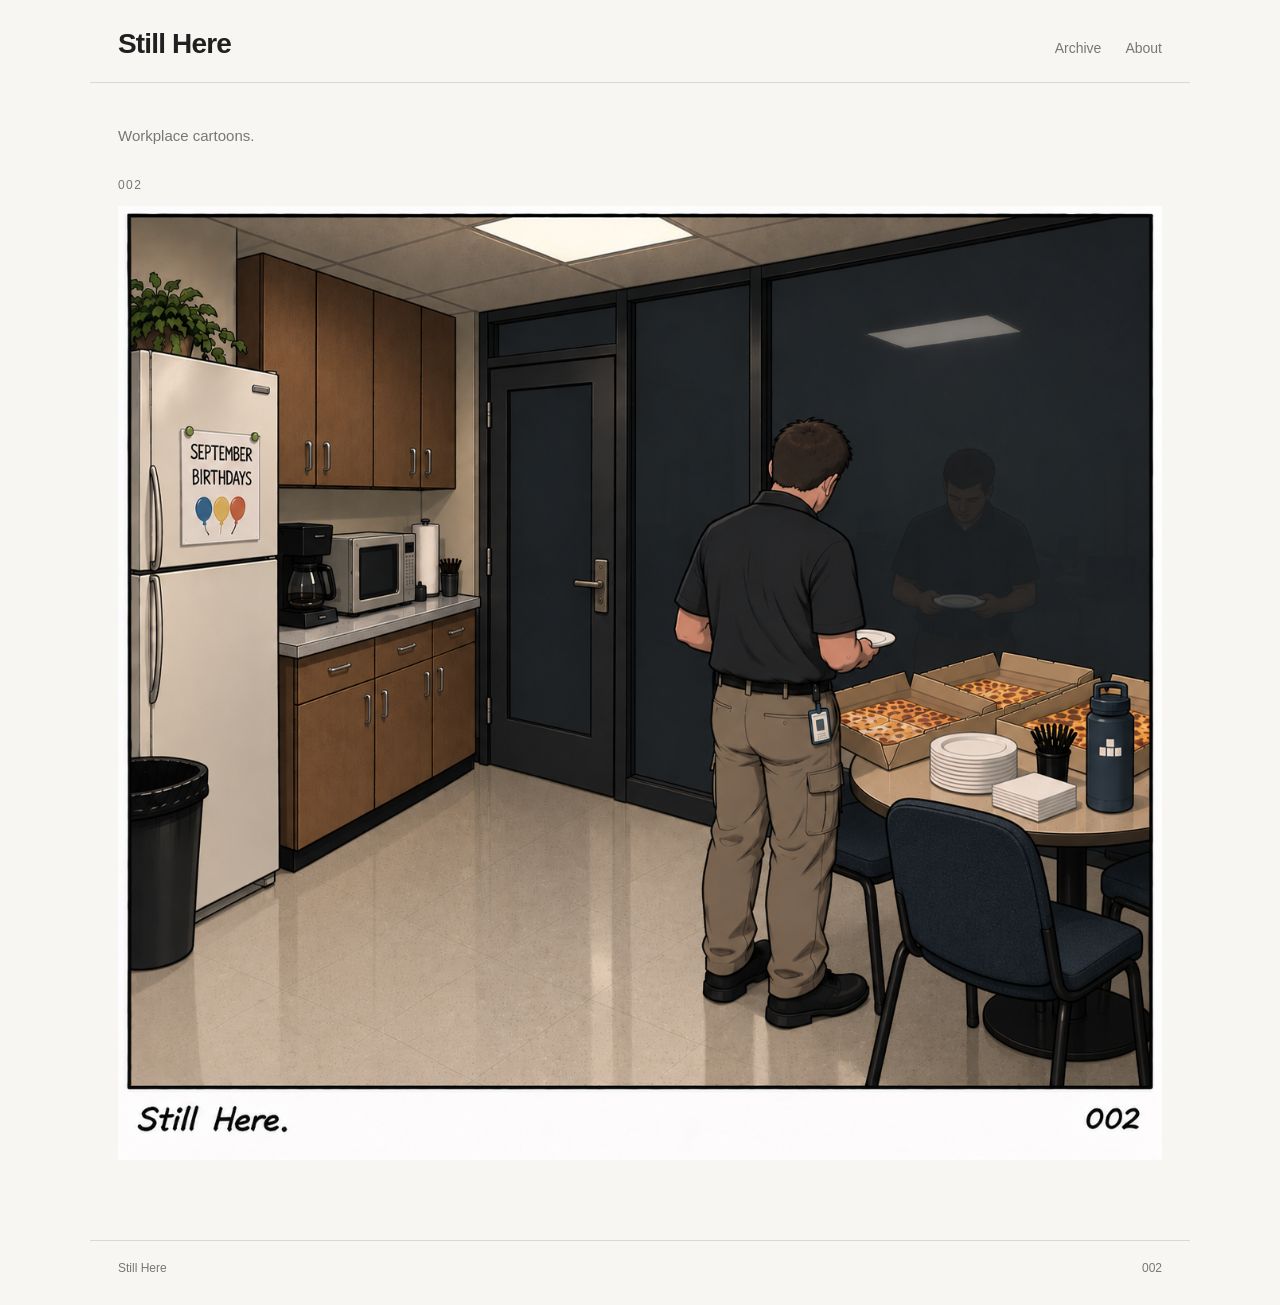
<file: index.html>
<!doctype html>
<html lang="en">
<head>
<meta charset="utf-8">
<meta name="viewport" content="width=device-width, initial-scale=1">
<meta name="description" content="Still Here — workplace cartoons.">
<title>Still Here — Workplace cartoons</title>
<link rel="stylesheet" href="styles.css">
</head>
<body>
<header class="site-header">
  <a class="brand" href="index.html">Still Here</a>
  <nav><a href="archive.html">Archive</a><a href="about.html">About</a></nav>
</header>
<main>
  <section class="intro"><p>Workplace cartoons.</p></section>
  <section class="latest">
    <div class="number">002</div>
    <a href="002.html" aria-label="View Still Here 002"><img class="artwork" src="images/002.png" width="1312" height="1199" alt="Still Here 002: A lone employee holds a plate beside pizza boxes in a break room decorated for September birthdays, with their reflection in dark tinted glass." fetchpriority="high"></a>
  </section>
</main>
<footer><span>Still Here</span><span>002</span></footer>
</body>
</html>
</file>
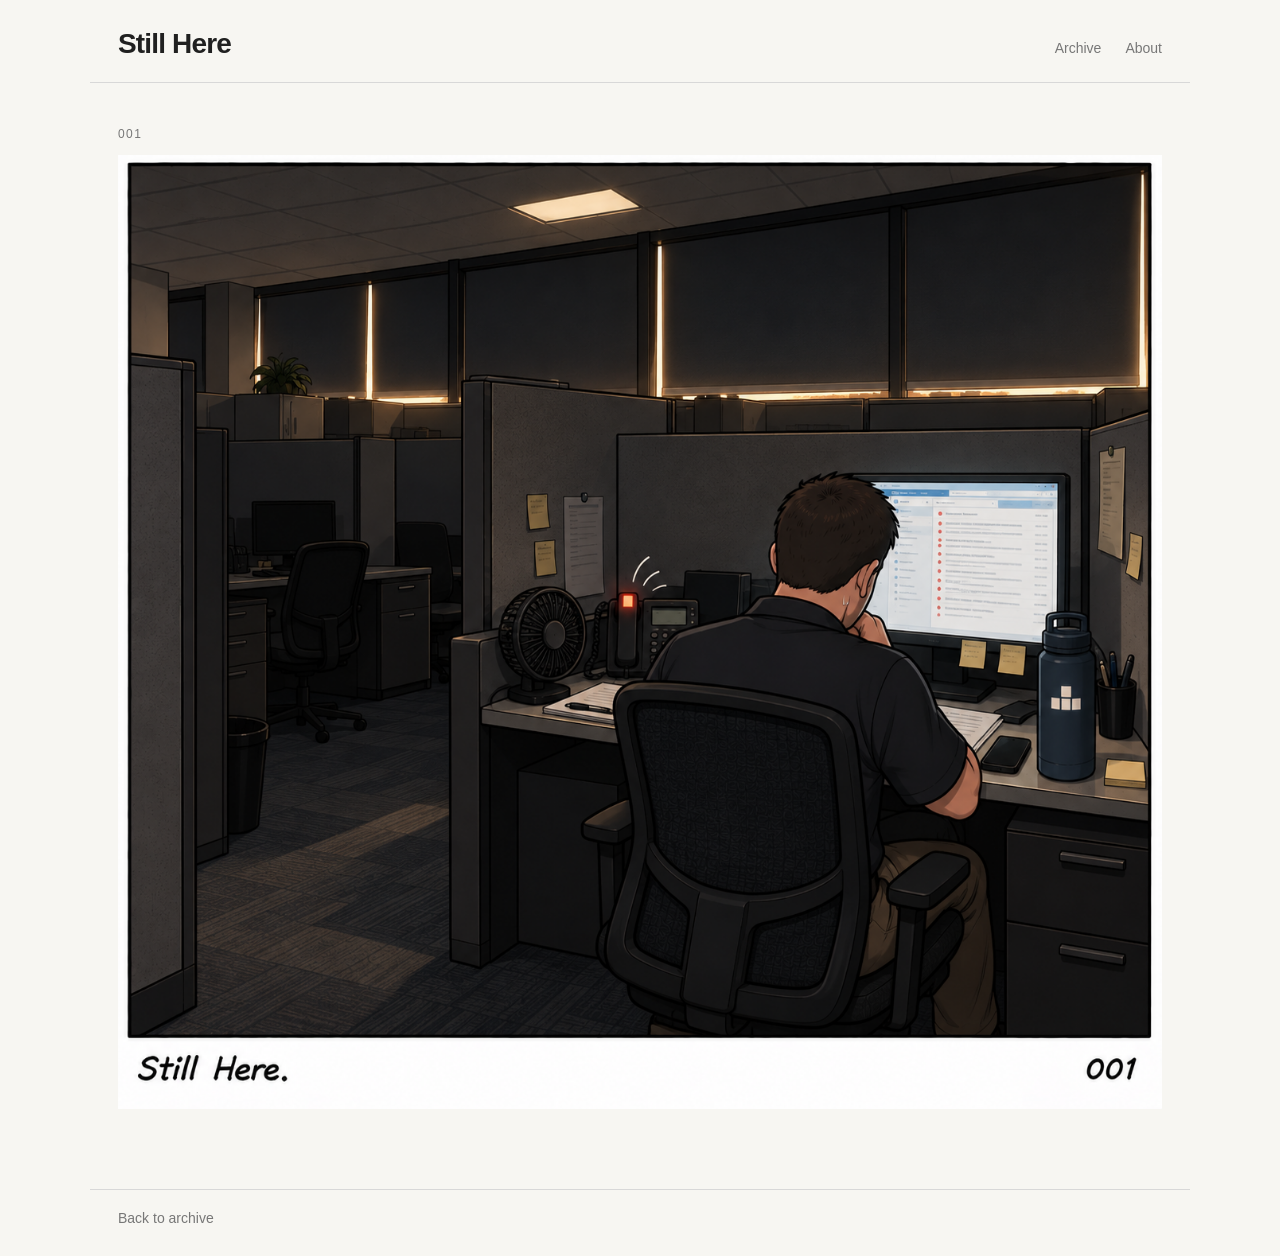
<file: 001.html>
<!doctype html>
<html lang="en">
<head>
<meta charset="utf-8">
<meta name="viewport" content="width=device-width, initial-scale=1">
<title>001 — Still Here</title>
<link rel="stylesheet" href="styles.css">
</head>
<body>
<header class="site-header"><a class="brand" href="index.html">Still Here</a><nav><a href="archive.html">Archive</a><a href="about.html">About</a></nav></header>
<main><article class="cartoon"><div class="number">001</div><img class="artwork" src="images/001.png" width="1312" height="1199" alt="Still Here 001: A lone office worker faces an inbox with 48 messages and a ringing phone in a dim, empty office." fetchpriority="high"></article></main>
<footer><a href="archive.html">Back to archive</a></footer>
</body>
</html>
</file>
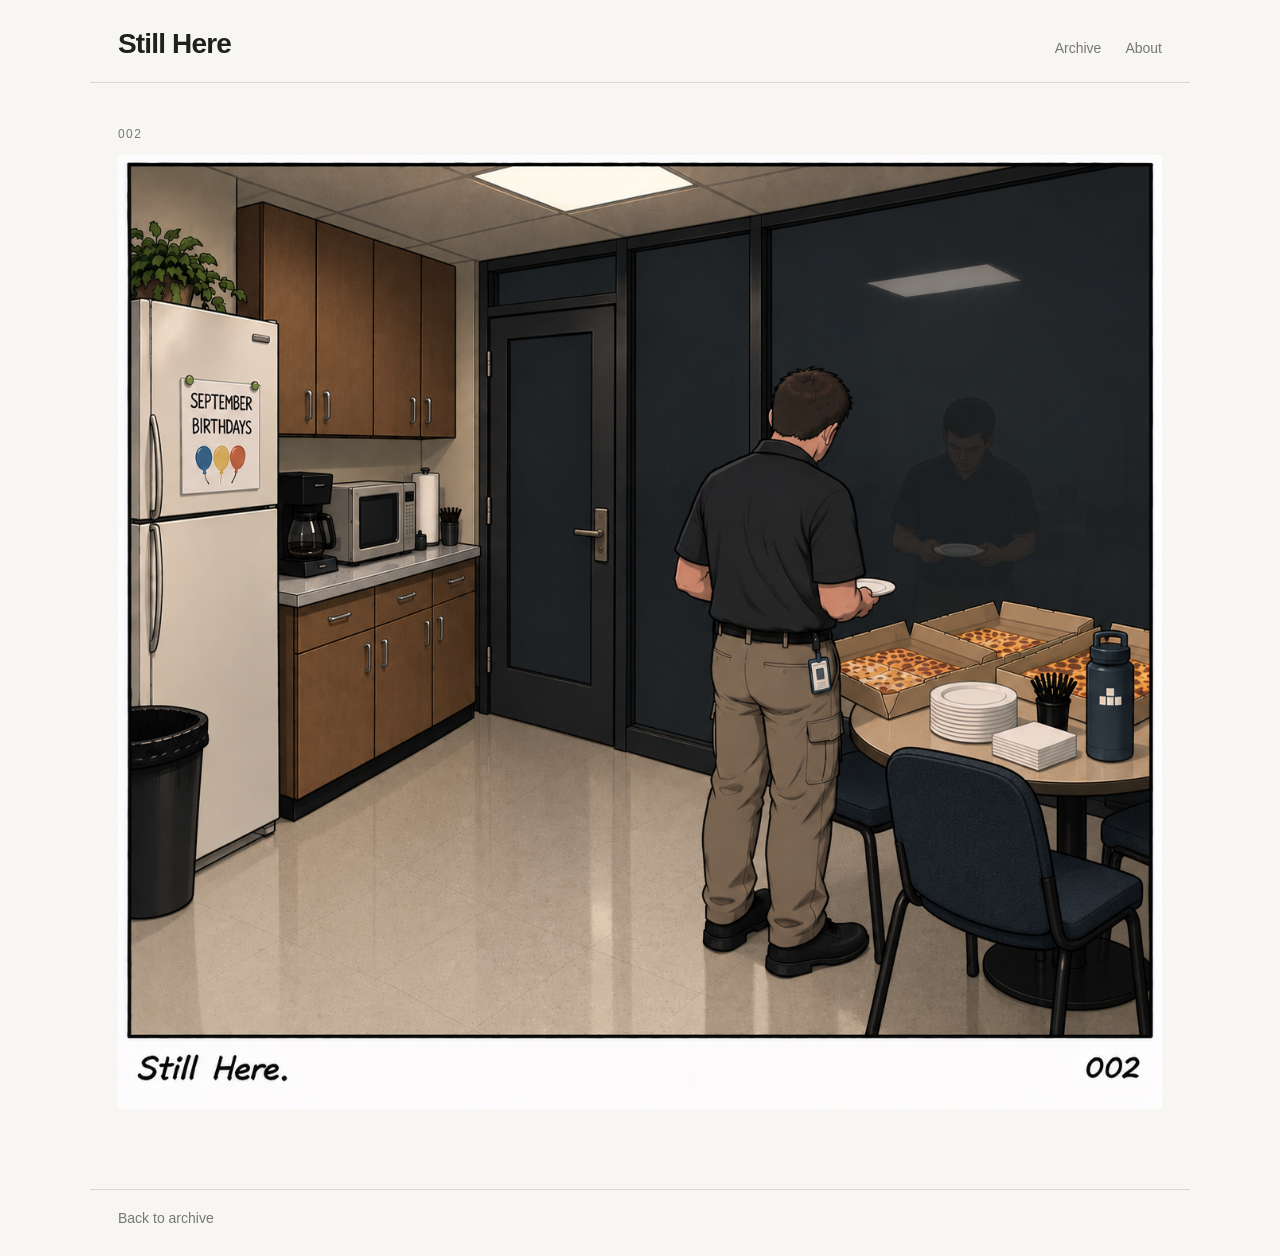
<file: 002.html>
<!doctype html>
<html lang="en">
<head>
<meta charset="utf-8">
<meta name="viewport" content="width=device-width, initial-scale=1">
<title>002 — Still Here</title>
<link rel="stylesheet" href="styles.css">
</head>
<body>
<header class="site-header"><a class="brand" href="index.html">Still Here</a><nav><a href="archive.html">Archive</a><a href="about.html">About</a></nav></header>
<main><article class="cartoon"><div class="number">002</div><img class="artwork" src="images/002.png" width="1312" height="1199" alt="Still Here 002: A lone employee holds a plate beside pizza boxes in a break room decorated for September birthdays, with their reflection in dark tinted glass." fetchpriority="high"></article></main>
<footer><a href="archive.html">Back to archive</a></footer>
</body>
</html>
</file>
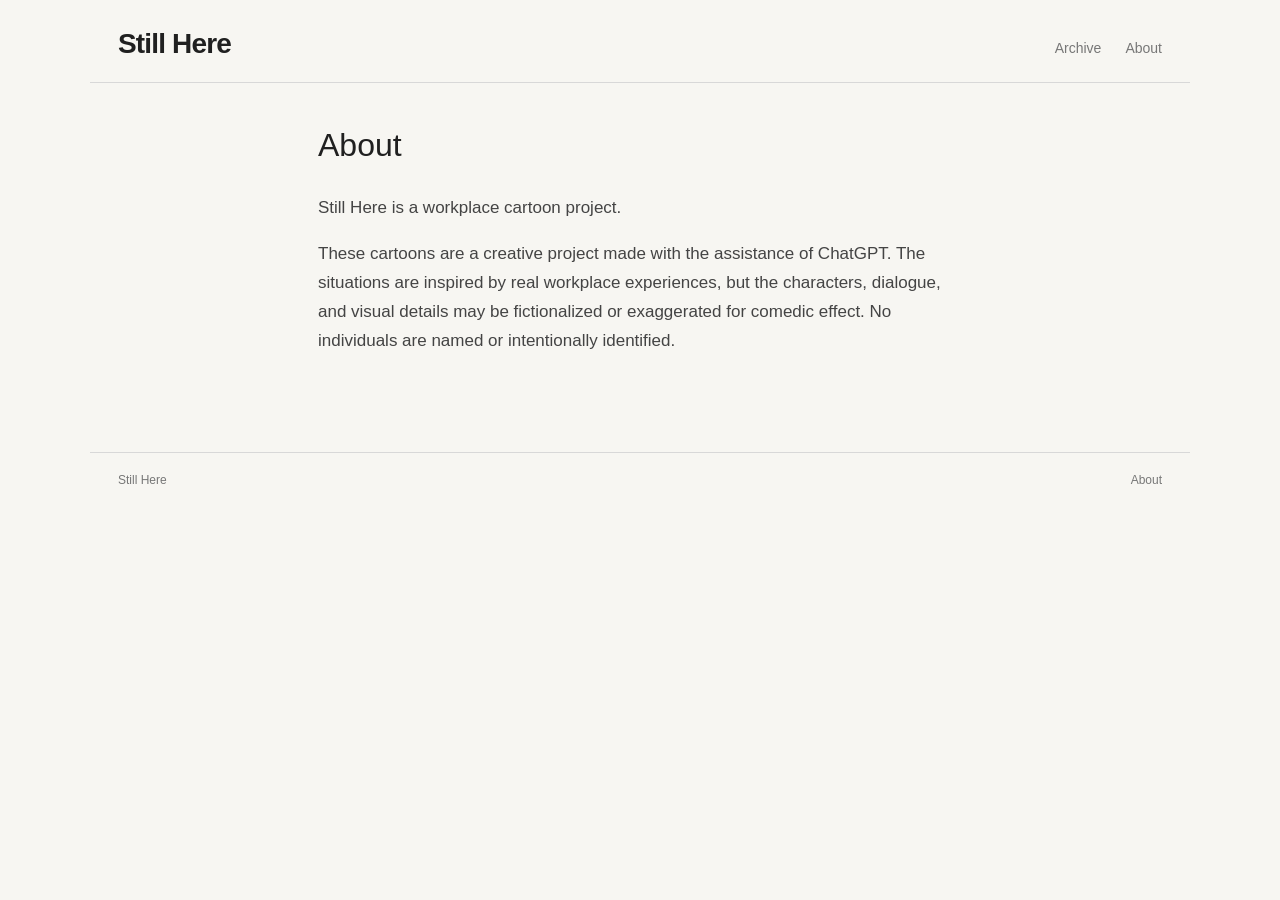
<file: about.html>
<!doctype html>
<html lang="en">
<head>
<meta charset="utf-8">
<meta name="viewport" content="width=device-width, initial-scale=1">
<title>About — Still Here</title>
<link rel="stylesheet" href="styles.css">
</head>
<body>
<header class="site-header"><a class="brand" href="index.html">Still Here</a><nav><a href="archive.html">Archive</a><a href="about.html">About</a></nav></header>
<main class="prose">
<h1>About</h1>
<p>Still Here is a workplace cartoon project.</p>
<p>These cartoons are a creative project made with the assistance of ChatGPT. The situations are inspired by real workplace experiences, but the characters, dialogue, and visual details may be fictionalized or exaggerated for comedic effect. No individuals are named or intentionally identified.</p>
</main>
<footer><span>Still Here</span><span>About</span></footer>
</body>
</html>
</file>
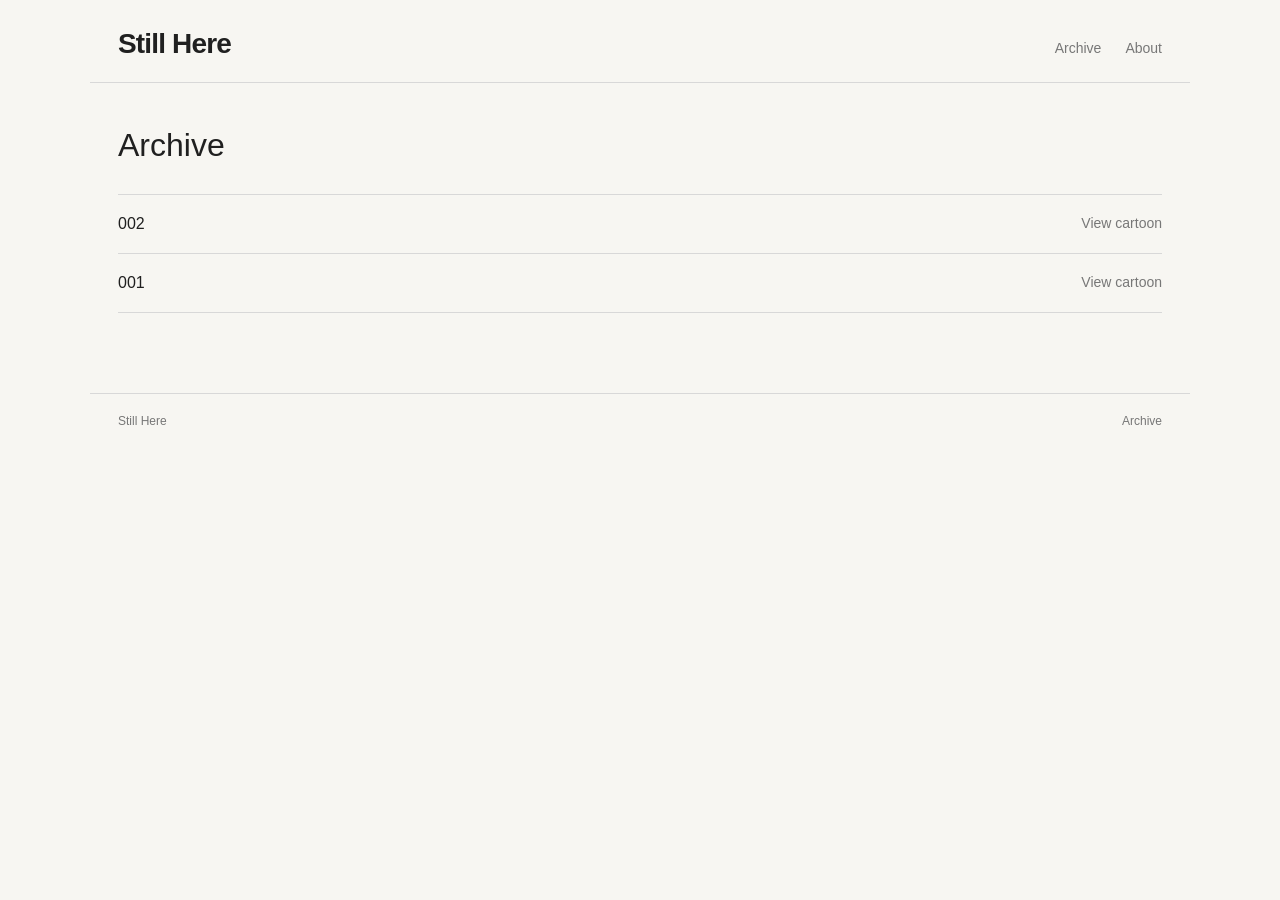
<file: archive.html>
<!doctype html>
<html lang="en">
<head>
<meta charset="utf-8">
<meta name="viewport" content="width=device-width, initial-scale=1">
<title>Archive — Still Here</title>
<link rel="stylesheet" href="styles.css">
</head>
<body>
<header class="site-header"><a class="brand" href="index.html">Still Here</a><nav><a href="archive.html">Archive</a><a href="about.html">About</a></nav></header>
<main><section class="page-heading"><h1>Archive</h1></section><section class="archive-grid"><a href="002.html"><span>002</span><span>View cartoon</span></a><a href="001.html"><span>001</span><span>View cartoon</span></a></section></main>
<footer><span>Still Here</span><span>Archive</span></footer>
</body>
</html>
</file>
<file: styles.css>
:root{--ink:#202020;--muted:#777;--line:#d8d8d8;--paper:#f7f6f2}
*{box-sizing:border-box}
html,body{margin:0;padding:0}
body{background:var(--paper);color:var(--ink);font-family:Arial,Helvetica,sans-serif;min-height:100vh}
.site-header{max-width:1100px;margin:auto;padding:28px 28px 22px;display:flex;justify-content:space-between;align-items:baseline;border-bottom:1px solid var(--line)}
.brand{font-size:28px;font-weight:600;letter-spacing:-.03em;color:inherit;text-decoration:none}
nav{display:flex;gap:24px}
nav a,footer a{color:var(--muted);text-decoration:none;font-size:14px}
nav a:hover,footer a:hover{text-decoration:underline}
main{max-width:1100px;margin:auto;padding:44px 28px 80px}
.intro{margin-bottom:34px}.intro p{color:var(--muted);font-size:15px;margin:0}
.number{font-size:12px;letter-spacing:.12em;color:var(--muted);margin-bottom:14px}
.placeholder{min-height:480px;border:1px solid var(--line);display:grid;place-items:center;color:var(--muted);background:#fff}
.cartoon .placeholder{min-height:70vh}
.page-heading h1,.prose h1{font-size:32px;font-weight:500;margin:0 0 30px}
.archive-grid{border-top:1px solid var(--line)}
.archive-grid a{display:flex;justify-content:space-between;padding:20px 0;border-bottom:1px solid var(--line);text-decoration:none;color:inherit}
.archive-grid a span:last-child{color:var(--muted);font-size:14px}
.prose{max-width:700px}.prose p{font-size:17px;line-height:1.7;color:#444}
footer{max-width:1100px;margin:auto;padding:20px 28px 30px;border-top:1px solid var(--line);display:flex;justify-content:space-between;color:var(--muted);font-size:12px}
@media(max-width:600px){.site-header{padding:22px 18px}.brand{font-size:24px}nav{gap:14px}main{padding:32px 18px 60px}.placeholder{min-height:300px}.cartoon .placeholder{min-height:55vh}footer{padding-left:18px;padding-right:18px}}

.artwork{display:block;width:100%;height:auto}
</file>
